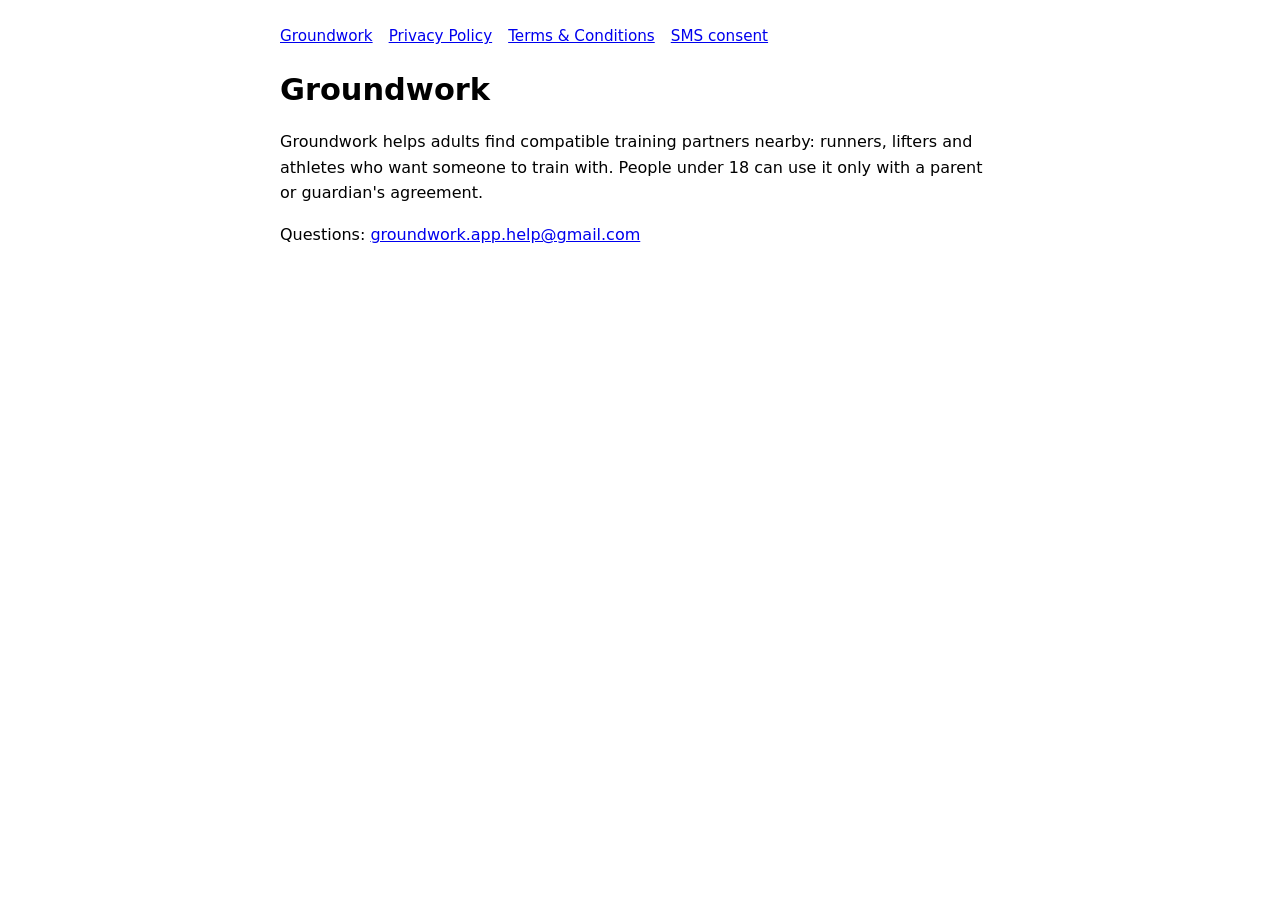
<file: index.html>
<!doctype html>
<html lang="en"><head><meta charset="utf-8"><meta name="viewport" content="width=device-width, initial-scale=1"><link rel="stylesheet" href="style.css"><title>Groundwork</title></head>
<body>
<nav><a href="index.html">Groundwork</a><a href="privacy.html">Privacy Policy</a><a href="terms.html">Terms &amp; Conditions</a><a href="sms.html">SMS consent</a></nav>
<h1>Groundwork</h1>
<p>Groundwork helps adults find compatible training partners nearby: runners, lifters and athletes who want someone to train with. People under 18 can use it only with a parent or guardian's agreement.</p>
<p>Questions: <a href="mailto:groundwork.app.help@gmail.com">groundwork.app.help@gmail.com</a></p>
</body></html>
</file>
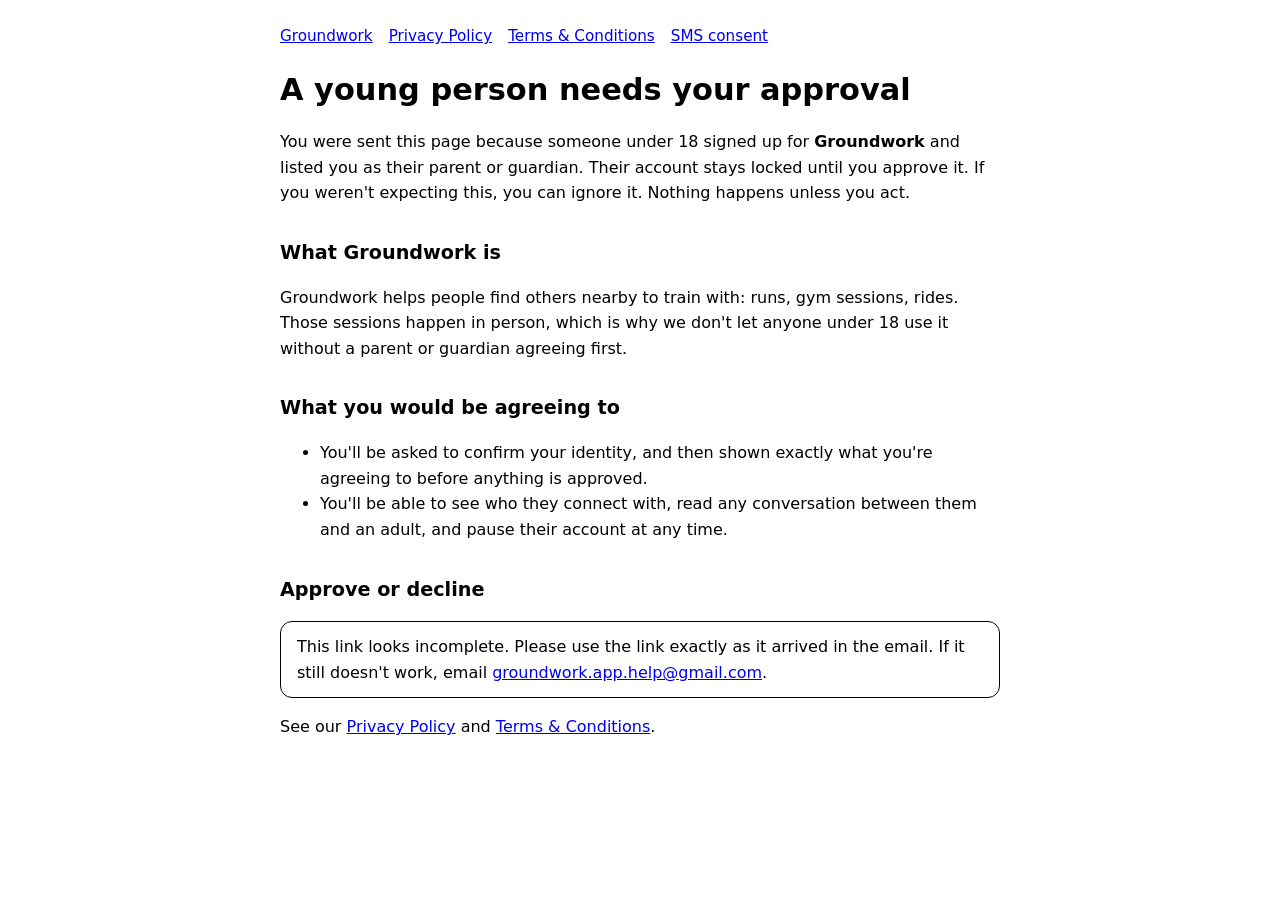
<file: guardian/index.html>
<!doctype html>
<html lang="en">
<head>
<meta charset="utf-8">
<meta name="viewport" content="width=device-width, initial-scale=1">
<meta name="robots" content="noindex, nofollow">
<meta name="referrer" content="no-referrer">
<link rel="stylesheet" href="../style.css">
<title>Parent or Guardian Approval</title>
<style>
  .button { display: inline-block; padding: 12px 20px; border-radius: 12px; border: 1px solid currentColor; font-weight: 600; text-decoration: none; }
  .note { border: 1px solid currentColor; padding: 12px 16px; border-radius: 12px; }
  [hidden] { display: none; }
  label.consent { display: flex; gap: 10px; align-items: flex-start; }
  label.consent input { margin-top: 5px; }
  input[type=tel] { font: inherit; padding: 10px 12px; border-radius: 10px; border: 1px solid currentColor; width: 100%; max-width: 280px; box-sizing: border-box; }
  button { font: inherit; font-weight: 600; padding: 10px 18px; border-radius: 12px; border: 1px solid currentColor; cursor: pointer; }
  button[disabled] { opacity: .5; cursor: default; }
  .fine { font-size: .85rem; }
</style>
</head>
<body>
<nav><a href="../index.html">Groundwork</a><a href="../privacy.html">Privacy Policy</a><a href="../terms.html">Terms &amp; Conditions</a><a href="../sms.html">SMS consent</a></nav>

<h1>A young person needs your approval</h1>
<p>You were sent this page because someone under 18 signed up for <strong>Groundwork</strong> and listed you as their parent or guardian. Their account stays locked until you approve it. If you weren't expecting this, you can ignore it. Nothing happens unless you act.</p>

<h2>What Groundwork is</h2>
<p>Groundwork helps people find others nearby to train with: runs, gym sessions, rides. Those sessions happen in person, which is why we don't let anyone under 18 use it without a parent or guardian agreeing first.</p>

<h2>What you would be agreeing to</h2>
<ul>
<li>You'll be asked to confirm your identity, and then shown exactly what you're agreeing to before anything is approved.</li>
<li>You'll be able to see who they connect with, read any conversation between them and an adult, and pause their account at any time.</li>
</ul>

<h2>Approve or decline</h2>
<div id="ready" hidden>
  <p>Approval is completed in the Groundwork app on your phone.</p>
  <p><a id="open" class="button" href="#">Continue in the Groundwork app</a></p>
  <p class="note">Groundwork is in a limited pilot and isn't in the App Store yet. If the button doesn't open the app, or you don't have it, email <a href="mailto:groundwork.app.help@gmail.com">groundwork.app.help@gmail.com</a> and we'll help you finish. This link works once and expires 14 days after it was sent.</p>
</div>
<div id="sms" hidden>
  <h2>Text message updates (optional)</h2>
  <p>You can approve by email without any texts. If you would also like text updates about this account, add your own mobile number below.</p>
  <form id="sms-form" novalidate>
    <label class="consent"><input type="checkbox" id="sms-consent"><span>Yes, text me about this account. I agree to receive text messages from Groundwork by Danny Chong at the number below: a confirmation text about this account.</span></label>
    <p><label for="sms-phone">Your mobile number (US)</label><br><input type="tel" id="sms-phone" autocomplete="tel" inputmode="tel" placeholder="703 555 0123"></p>
    <p><button type="submit" id="sms-submit" disabled>Turn on text updates</button></p>
    <p id="sms-result" role="status"></p>
    <p class="fine">Agreeing to texts is not required to approve the account. Message frequency varies. Message and data rates may apply. Reply STOP to cancel at any time, HELP for help. See the <a href="../terms.html">Terms &amp; Conditions</a> and <a href="../privacy.html">Privacy Policy</a>. We do not sell or share your phone number or SMS opt-in data with third parties for marketing purposes.</p>
  </form>
</div>
<div id="invalid" hidden>
  <p class="note">This link looks incomplete. Please use the link exactly as it arrived in the email. If it still doesn't work, email <a href="mailto:groundwork.app.help@gmail.com">groundwork.app.help@gmail.com</a>.</p>
</div>
<noscript><p class="note">This page needs JavaScript to open the app. Email <a href="mailto:groundwork.app.help@gmail.com">groundwork.app.help@gmail.com</a> for help.</p></noscript>

<p>See our <a href="../privacy.html">Privacy Policy</a> and <a href="../terms.html">Terms &amp; Conditions</a>.</p>

<script>
  // The token is placed into the link that opens the app. It is sent to our server only if the guardian
  // chooses text updates (below), where it proves which invitation the number belongs to.
  (function () {
    var token = new URLSearchParams(window.location.search).get('token') || '';
    if (/^[0-9a-f-]{32,100}$/i.test(token)) {
      document.getElementById('open').href = 'groundwork://guardian-invite?token=' + encodeURIComponent(token);
      document.getElementById('ready').hidden = false;
      document.getElementById('sms').hidden = false;
      setupSms(token);
    } else {
      document.getElementById('invalid').hidden = false;
    }
  })();

  // The box starts unticked and the button stays off until it is ticked. Consent is recorded by the
  // server only when it receives consent: true together with this guardian's own invitation token.
  function setupSms(token) {
    var box = document.getElementById('sms-consent');
    var phone = document.getElementById('sms-phone');
    var button = document.getElementById('sms-submit');
    var result = document.getElementById('sms-result');
    box.addEventListener('change', function () { button.disabled = !box.checked; });
    document.getElementById('sms-form').addEventListener('submit', function (event) {
      event.preventDefault();
      if (!box.checked) return;
      button.disabled = true;
      result.textContent = 'One moment\u2026';
      fetch('https://klpszhgfvibojttmtbik.supabase.co/functions/v1/guardian-sms-optin', {
        method: 'POST',
        headers: { 'Content-Type': 'application/json' },
        body: JSON.stringify({ token: token, phone: phone.value, consent: true })
      }).then(function (response) {
        return response.json().then(function (data) { return { ok: response.ok, data: data }; });
      }).then(function (outcome) {
        if (outcome.ok) {
          result.textContent = 'Done. We have sent you a confirmation text.';
          box.disabled = true; phone.disabled = true; button.disabled = true;
        } else {
          result.textContent = outcome.data.error || 'Something went wrong. Please try again.';
          button.disabled = !box.checked;
        }
      }).catch(function () {
        result.textContent = 'We could not reach the server. Please try again.';
        button.disabled = !box.checked;
      });
    });
  }
</script>
</body>
</html>
</file>
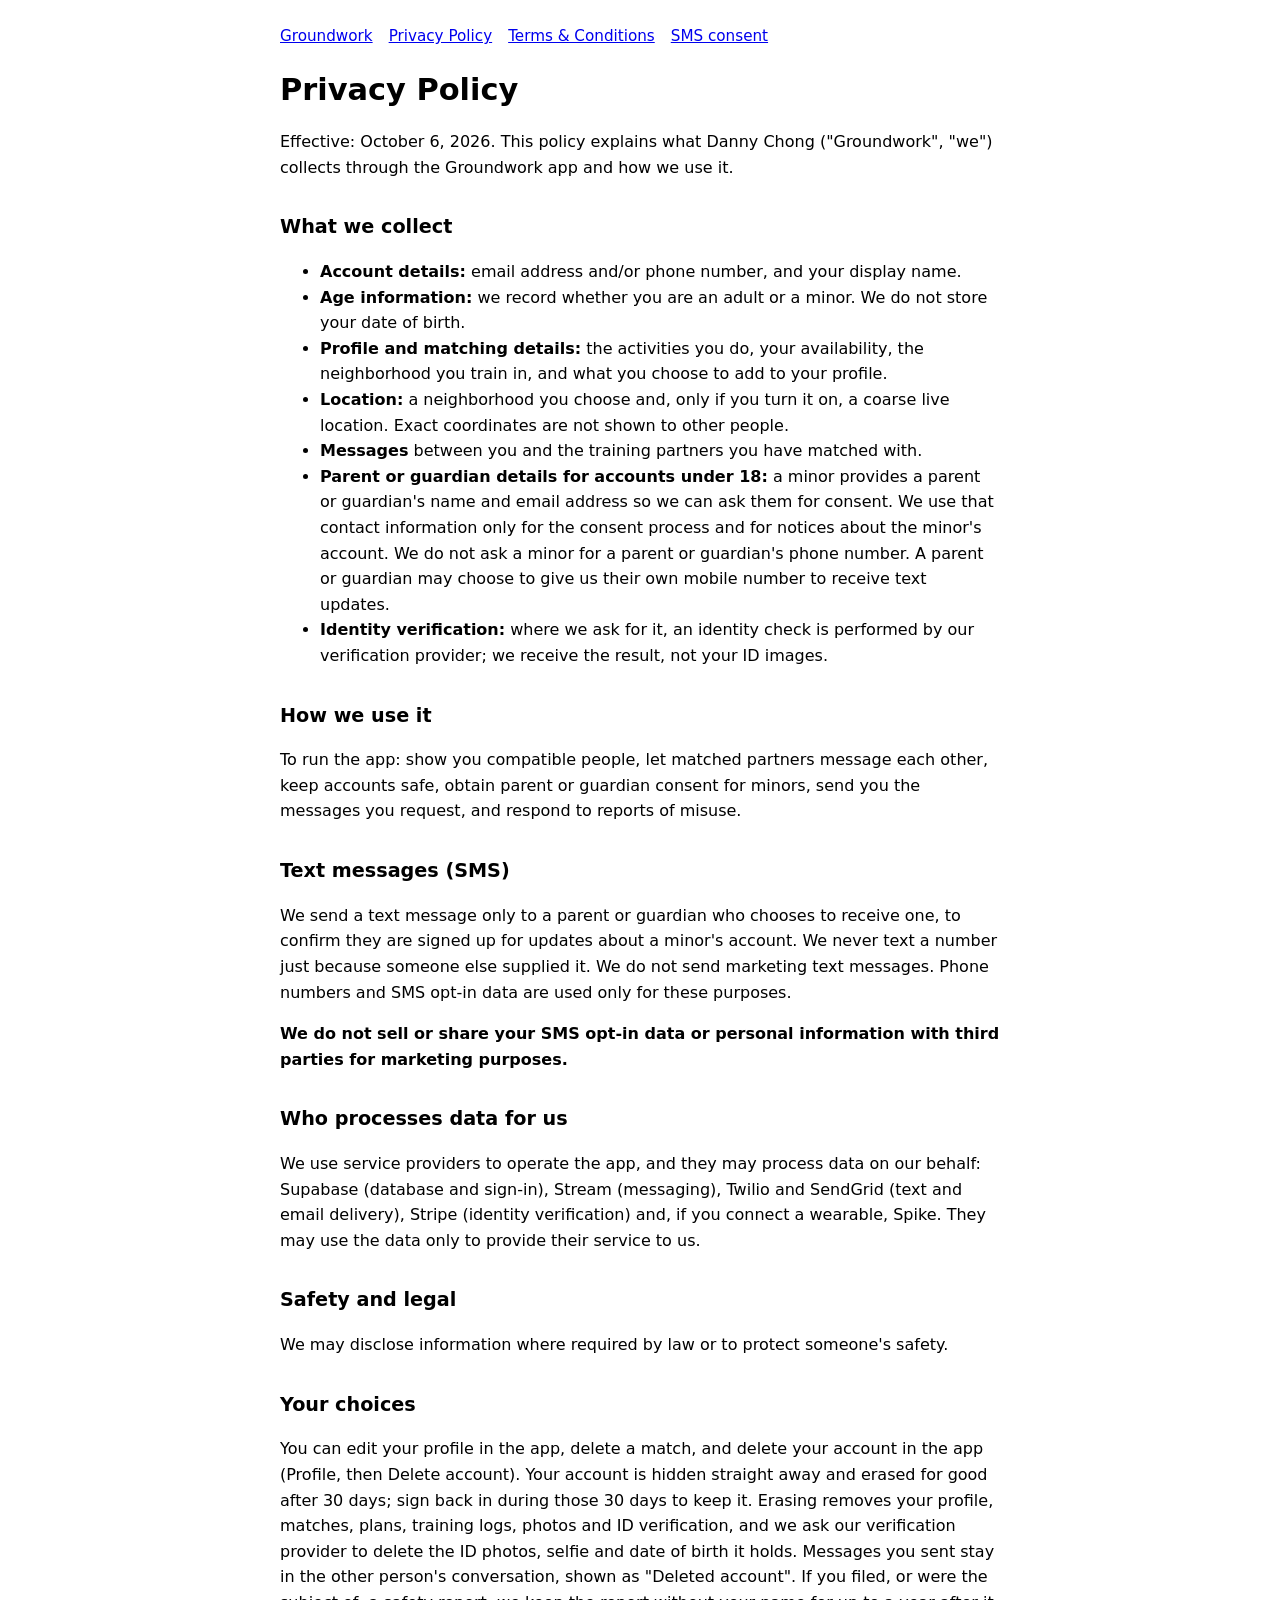
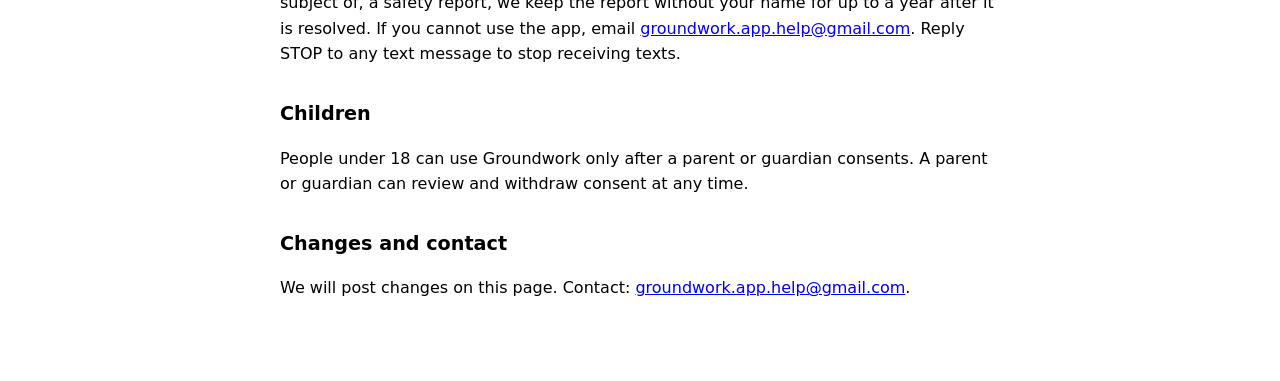
<file: privacy.html>
<!doctype html>
<html lang="en"><head><meta charset="utf-8"><meta name="viewport" content="width=device-width, initial-scale=1"><link rel="stylesheet" href="style.css"><title>Privacy Policy</title></head>
<body>
<nav><a href="index.html">Groundwork</a><a href="privacy.html">Privacy Policy</a><a href="terms.html">Terms &amp; Conditions</a><a href="sms.html">SMS consent</a></nav>
<h1>Privacy Policy</h1>

<p>Effective: October 6, 2026. This policy explains what Danny Chong ("Groundwork", "we") collects through the Groundwork app and how we use it.</p>

<h2>What we collect</h2>
<ul>
<li><strong>Account details:</strong> email address and/or phone number, and your display name.</li>
<li><strong>Age information:</strong> we record whether you are an adult or a minor. We do not store your date of birth.</li>
<li><strong>Profile and matching details:</strong> the activities you do, your availability, the neighborhood you train in, and what you choose to add to your profile.</li>
<li><strong>Location:</strong> a neighborhood you choose and, only if you turn it on, a coarse live location. Exact coordinates are not shown to other people.</li>
<li><strong>Messages</strong> between you and the training partners you have matched with.</li>
<li><strong>Parent or guardian details for accounts under 18:</strong> a minor provides a parent or guardian's name and email address so we can ask them for consent. We use that contact information only for the consent process and for notices about the minor's account. We do not ask a minor for a parent or guardian's phone number. A parent or guardian may choose to give us their own mobile number to receive text updates.</li>
<li><strong>Identity verification:</strong> where we ask for it, an identity check is performed by our verification provider; we receive the result, not your ID images.</li>
</ul>

<h2>How we use it</h2>
<p>To run the app: show you compatible people, let matched partners message each other, keep accounts safe, obtain parent or guardian consent for minors, send you the messages you request, and respond to reports of misuse.</p>

<h2>Text messages (SMS)</h2>
<p>We send a text message only to a parent or guardian who chooses to receive one, to confirm they are signed up for updates about a minor's account. We never text a number just because someone else supplied it. We do not send marketing text messages. Phone numbers and SMS opt-in data are used only for these purposes.</p>
<p><strong>We do not sell or share your SMS opt-in data or personal information with third parties for marketing purposes.</strong></p>

<h2>Who processes data for us</h2>
<p>We use service providers to operate the app, and they may process data on our behalf: Supabase (database and sign-in), Stream (messaging), Twilio and SendGrid (text and email delivery), Stripe (identity verification) and, if you connect a wearable, Spike. They may use the data only to provide their service to us.</p>

<h2>Safety and legal</h2>
<p>We may disclose information where required by law or to protect someone's safety.</p>

<h2>Your choices</h2>
<p>You can edit your profile in the app, delete a match, and delete your account in the app (Profile, then Delete account). Your account is hidden straight away and erased for good after 30 days; sign back in during those 30 days to keep it. Erasing removes your profile, matches, plans, training logs, photos and ID verification, and we ask our verification provider to delete the ID photos, selfie and date of birth it holds. Messages you sent stay in the other person's conversation, shown as "Deleted account". If you filed, or were the subject of, a safety report, we keep the report without your name for up to a year after it is resolved. If you cannot use the app, email <a href="mailto:groundwork.app.help@gmail.com">groundwork.app.help@gmail.com</a>. Reply STOP to any text message to stop receiving texts.</p>

<h2>Children</h2>
<p>People under 18 can use Groundwork only after a parent or guardian consents. A parent or guardian can review and withdraw consent at any time.</p>

<h2>Changes and contact</h2>
<p>We will post changes on this page. Contact: <a href="mailto:groundwork.app.help@gmail.com">groundwork.app.help@gmail.com</a>.</p>
</body></html>
</file>
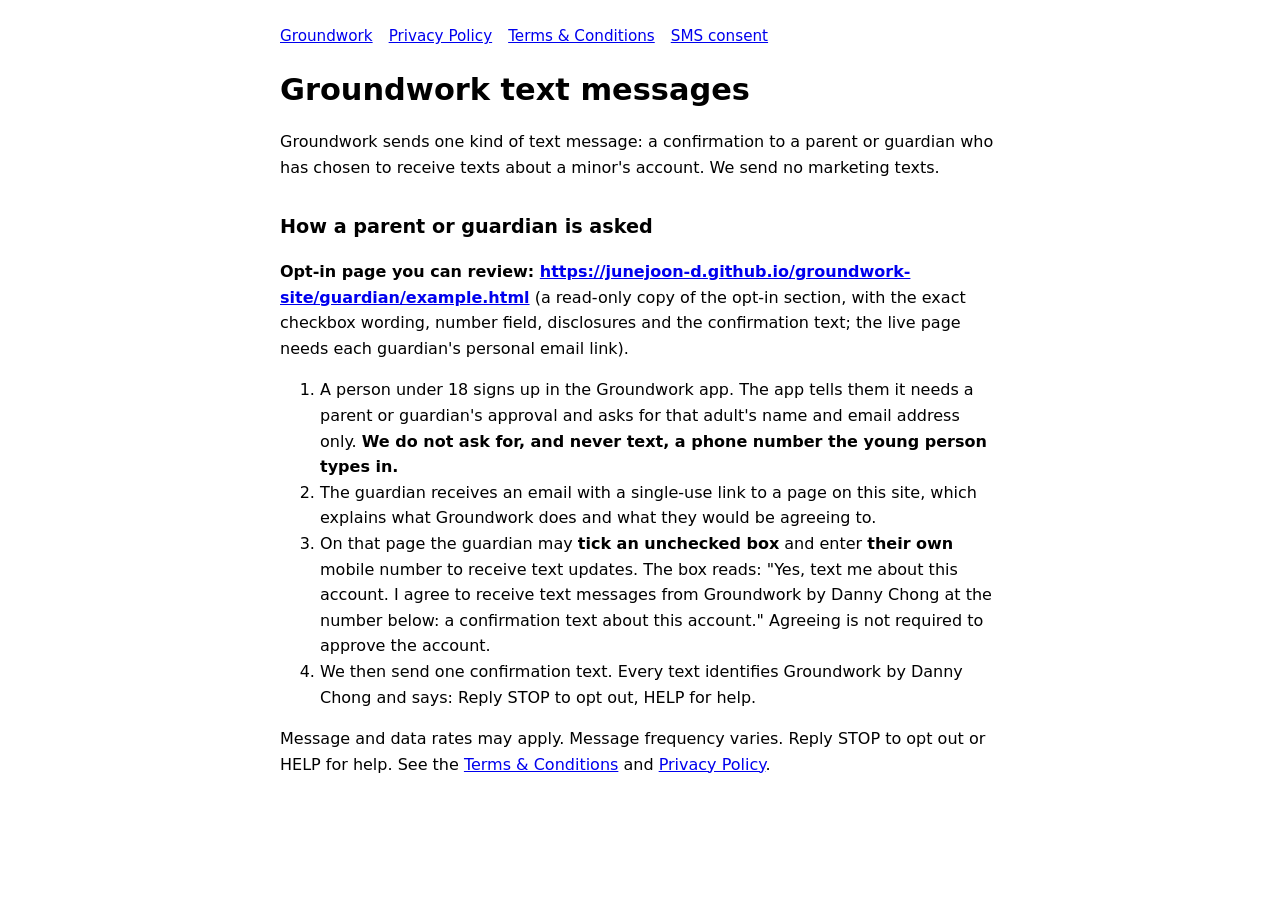
<file: sms.html>
<!doctype html>
<html lang="en"><head><meta charset="utf-8"><meta name="viewport" content="width=device-width, initial-scale=1"><link rel="stylesheet" href="style.css"><title>SMS Consent</title></head>
<body>
<nav><a href="index.html">Groundwork</a><a href="privacy.html">Privacy Policy</a><a href="terms.html">Terms &amp; Conditions</a><a href="sms.html">SMS consent</a></nav>
<h1>Groundwork text messages</h1>
<p>Groundwork sends one kind of text message: a confirmation to a parent or guardian who has chosen to receive texts about a minor's account. We send no marketing texts.</p>

<h2>How a parent or guardian is asked</h2>
<p><strong>Opt-in page you can review: <a href="guardian/example.html">https://junejoon-d.github.io/groundwork-site/guardian/example.html</a></strong> (a read-only copy of the opt-in section, with the exact checkbox wording, number field, disclosures and the confirmation text; the live page needs each guardian's personal email link).</p>
<ol>
<li>A person under 18 signs up in the Groundwork app. The app tells them it needs a parent or guardian's approval and asks for that adult's name and email address only. <strong>We do not ask for, and never text, a phone number the young person types in.</strong></li>
<li>The guardian receives an email with a single-use link to a page on this site, which explains what Groundwork does and what they would be agreeing to.</li>
<li>On that page the guardian may <strong>tick an unchecked box</strong> and enter <strong>their own</strong> mobile number to receive text updates. The box reads: "Yes, text me about this account. I agree to receive text messages from Groundwork by Danny Chong at the number below: a confirmation text about this account." Agreeing is not required to approve the account.</li>
<li>We then send one confirmation text. Every text identifies Groundwork by Danny Chong and says: Reply STOP to opt out, HELP for help.</li>
</ol>

<p>Message and data rates may apply. Message frequency varies. Reply STOP to opt out or HELP for help. See the <a href="terms.html">Terms &amp; Conditions</a> and <a href="privacy.html">Privacy Policy</a>.</p>
</body></html>
</file>
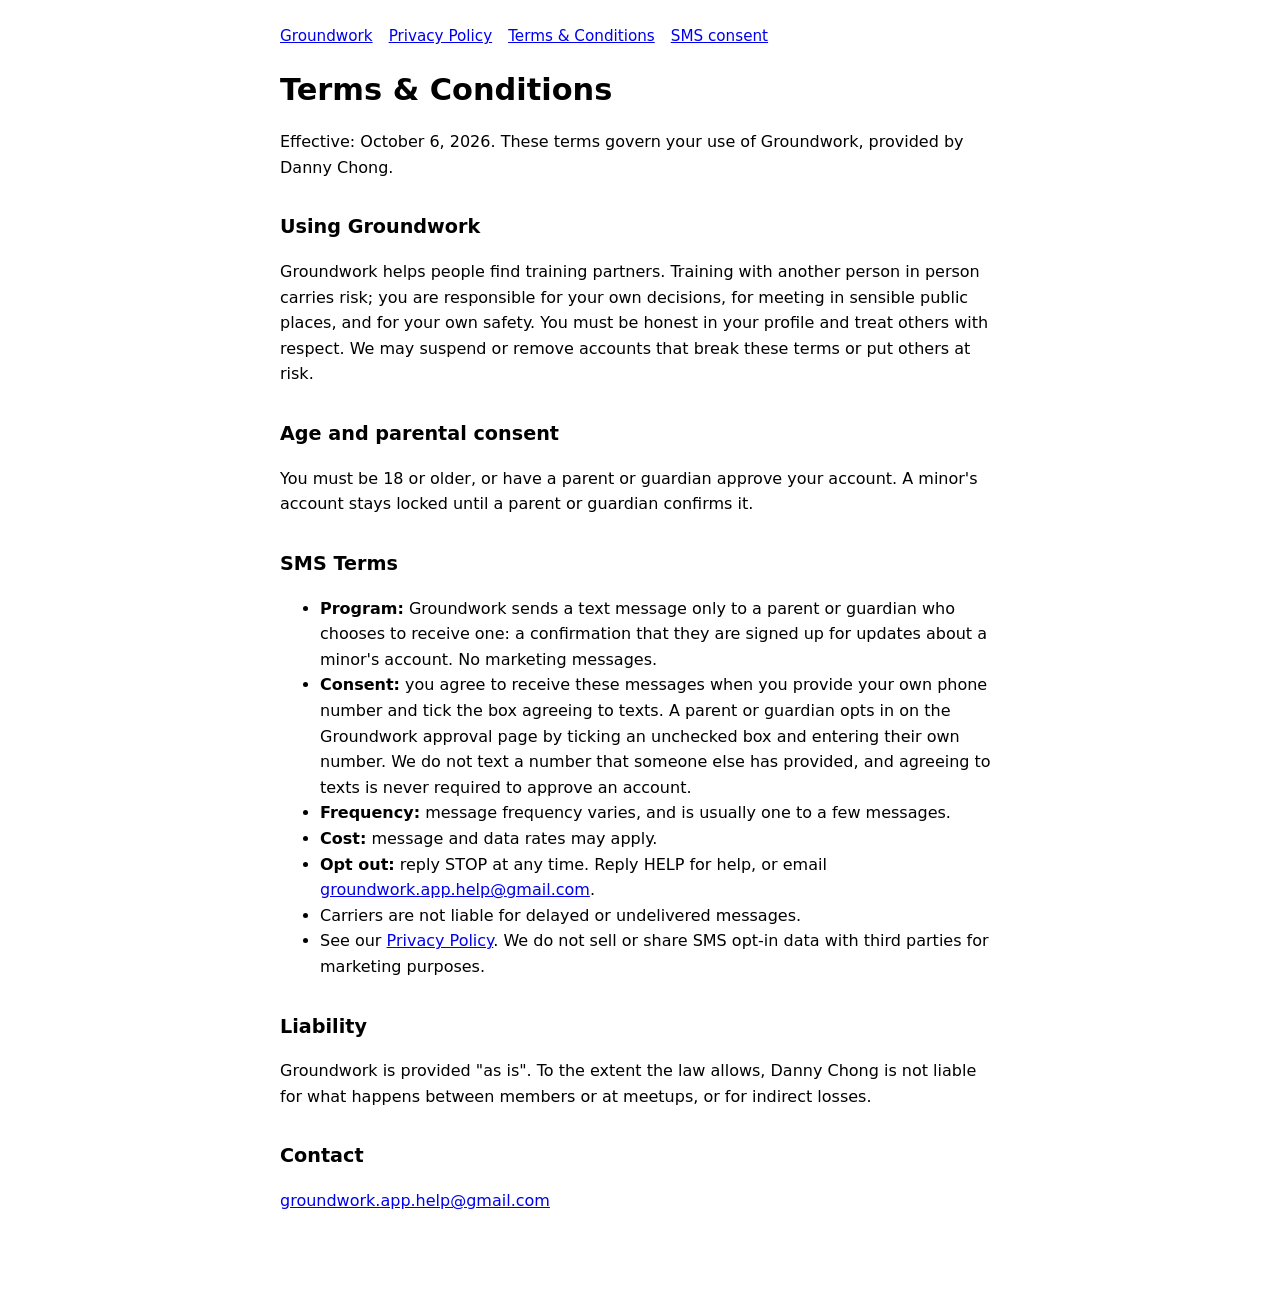
<file: terms.html>
<!doctype html>
<html lang="en"><head><meta charset="utf-8"><meta name="viewport" content="width=device-width, initial-scale=1"><link rel="stylesheet" href="style.css"><title>Terms &amp; Conditions</title></head>
<body>
<nav><a href="index.html">Groundwork</a><a href="privacy.html">Privacy Policy</a><a href="terms.html">Terms &amp; Conditions</a><a href="sms.html">SMS consent</a></nav>
<h1>Terms &amp; Conditions</h1>

<p>Effective: October 6, 2026. These terms govern your use of Groundwork, provided by Danny Chong.</p>

<h2>Using Groundwork</h2>
<p>Groundwork helps people find training partners. Training with another person in person carries risk; you are responsible for your own decisions, for meeting in sensible public places, and for your own safety. You must be honest in your profile and treat others with respect. We may suspend or remove accounts that break these terms or put others at risk.</p>

<h2>Age and parental consent</h2>
<p>You must be 18 or older, or have a parent or guardian approve your account. A minor's account stays locked until a parent or guardian confirms it.</p>

<h2>SMS Terms</h2>
<ul>
<li><strong>Program:</strong> Groundwork sends a text message only to a parent or guardian who chooses to receive one: a confirmation that they are signed up for updates about a minor's account. No marketing messages.</li>
<li><strong>Consent:</strong> you agree to receive these messages when you provide your own phone number and tick the box agreeing to texts. A parent or guardian opts in on the Groundwork approval page by ticking an unchecked box and entering their own number. We do not text a number that someone else has provided, and agreeing to texts is never required to approve an account.</li>
<li><strong>Frequency:</strong> message frequency varies, and is usually one to a few messages.</li>
<li><strong>Cost:</strong> message and data rates may apply.</li>
<li><strong>Opt out:</strong> reply STOP at any time. Reply HELP for help, or email <a href="mailto:groundwork.app.help@gmail.com">groundwork.app.help@gmail.com</a>.</li>
<li>Carriers are not liable for delayed or undelivered messages.</li>
<li>See our <a href="privacy.html">Privacy Policy</a>. We do not sell or share SMS opt-in data with third parties for marketing purposes.</li>
</ul>

<h2>Liability</h2>
<p>Groundwork is provided "as is". To the extent the law allows, Danny Chong is not liable for what happens between members or at meetups, or for indirect losses.</p>

<h2>Contact</h2>
<p><a href="mailto:groundwork.app.help@gmail.com">groundwork.app.help@gmail.com</a></p>
</body></html>
</file>
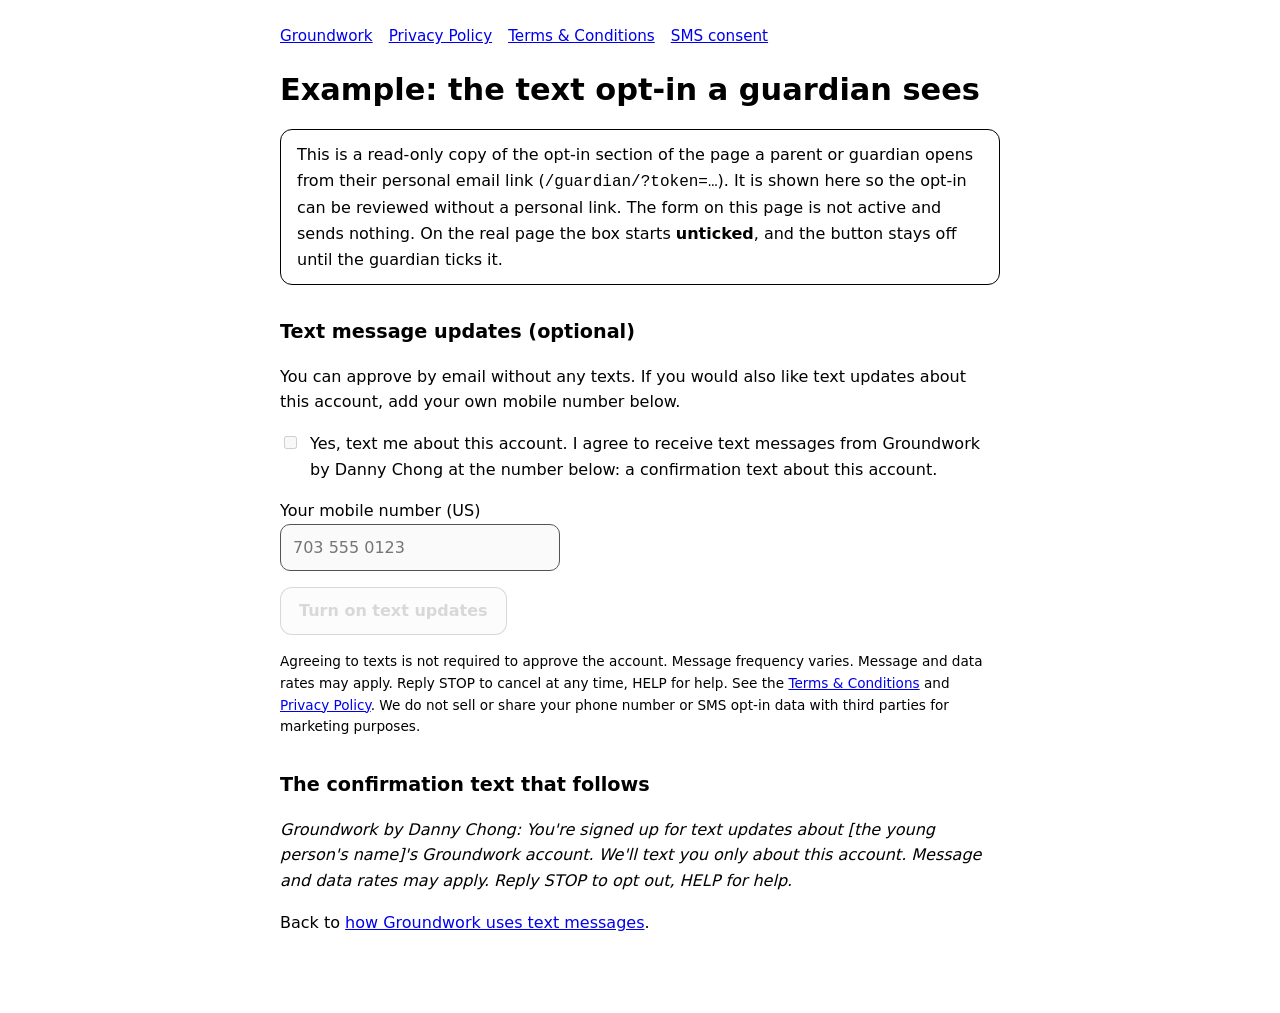
<file: guardian/example.html>
<!doctype html>
<html lang="en">
<head>
<meta charset="utf-8">
<meta name="viewport" content="width=device-width, initial-scale=1">
<meta name="robots" content="noindex, nofollow">
<link rel="stylesheet" href="../style.css">
<title>Guardian Text Opt-in Example</title>
<style>
  .note { border: 1px solid currentColor; padding: 12px 16px; border-radius: 12px; }
  label.consent { display: flex; gap: 10px; align-items: flex-start; }
  label.consent input { margin-top: 5px; }
  input[type=tel] { font: inherit; padding: 10px 12px; border-radius: 10px; border: 1px solid currentColor; width: 100%; max-width: 280px; box-sizing: border-box; }
  button { font: inherit; font-weight: 600; padding: 10px 18px; border-radius: 12px; border: 1px solid currentColor; }
  button[disabled] { opacity: .5; }
  .fine { font-size: .85rem; }
</style>
</head>
<body>
<nav><a href="../index.html">Groundwork</a><a href="../privacy.html">Privacy Policy</a><a href="../terms.html">Terms &amp; Conditions</a><a href="../sms.html">SMS consent</a></nav>

<h1>Example: the text opt-in a guardian sees</h1>
<p class="note">This is a read-only copy of the opt-in section of the page a parent or guardian opens from their personal email link (<code>/guardian/?token=…</code>). It is shown here so the opt-in can be reviewed without a personal link. The form on this page is not active and sends nothing. On the real page the box starts <strong>unticked</strong>, and the button stays off until the guardian ticks it.</p>

<h2>Text message updates (optional)</h2>
<p>You can approve by email without any texts. If you would also like text updates about this account, add your own mobile number below.</p>
<form onsubmit="return false">
  <label class="consent"><input type="checkbox" id="sms-consent" disabled><span>Yes, text me about this account. I agree to receive text messages from Groundwork by Danny Chong at the number below: a confirmation text about this account.</span></label>
  <p><label for="sms-phone">Your mobile number (US)</label><br><input type="tel" id="sms-phone" placeholder="703 555 0123" disabled></p>
  <p><button type="submit" disabled>Turn on text updates</button></p>
  <p class="fine">Agreeing to texts is not required to approve the account. Message frequency varies. Message and data rates may apply. Reply STOP to cancel at any time, HELP for help. See the <a href="../terms.html">Terms &amp; Conditions</a> and <a href="../privacy.html">Privacy Policy</a>. We do not sell or share your phone number or SMS opt-in data with third parties for marketing purposes.</p>
</form>

<h2>The confirmation text that follows</h2>
<p><em>Groundwork by Danny Chong: You're signed up for text updates about [the young person's name]'s Groundwork account. We'll text you only about this account. Message and data rates may apply. Reply STOP to opt out, HELP for help.</em></p>

<p>Back to <a href="../sms.html">how Groundwork uses text messages</a>.</p>
</body>
</html>
</file>
<file: style.css>
:root { color-scheme: light dark; }
body { font: 16px/1.6 system-ui, -apple-system, "Segoe UI", sans-serif; max-width: 720px; margin: 0 auto; padding: 24px 16px 64px; }
h1 { font-size: 1.9rem; line-height: 1.2; }
h2 { font-size: 1.2rem; margin-top: 2rem; }
nav { display: flex; gap: 16px; flex-wrap: wrap; margin-bottom: 24px; font-size: .95rem; }
.draft { border: 1px solid currentColor; padding: 8px 12px; border-radius: 8px; font-size: .9rem; }
</file>
